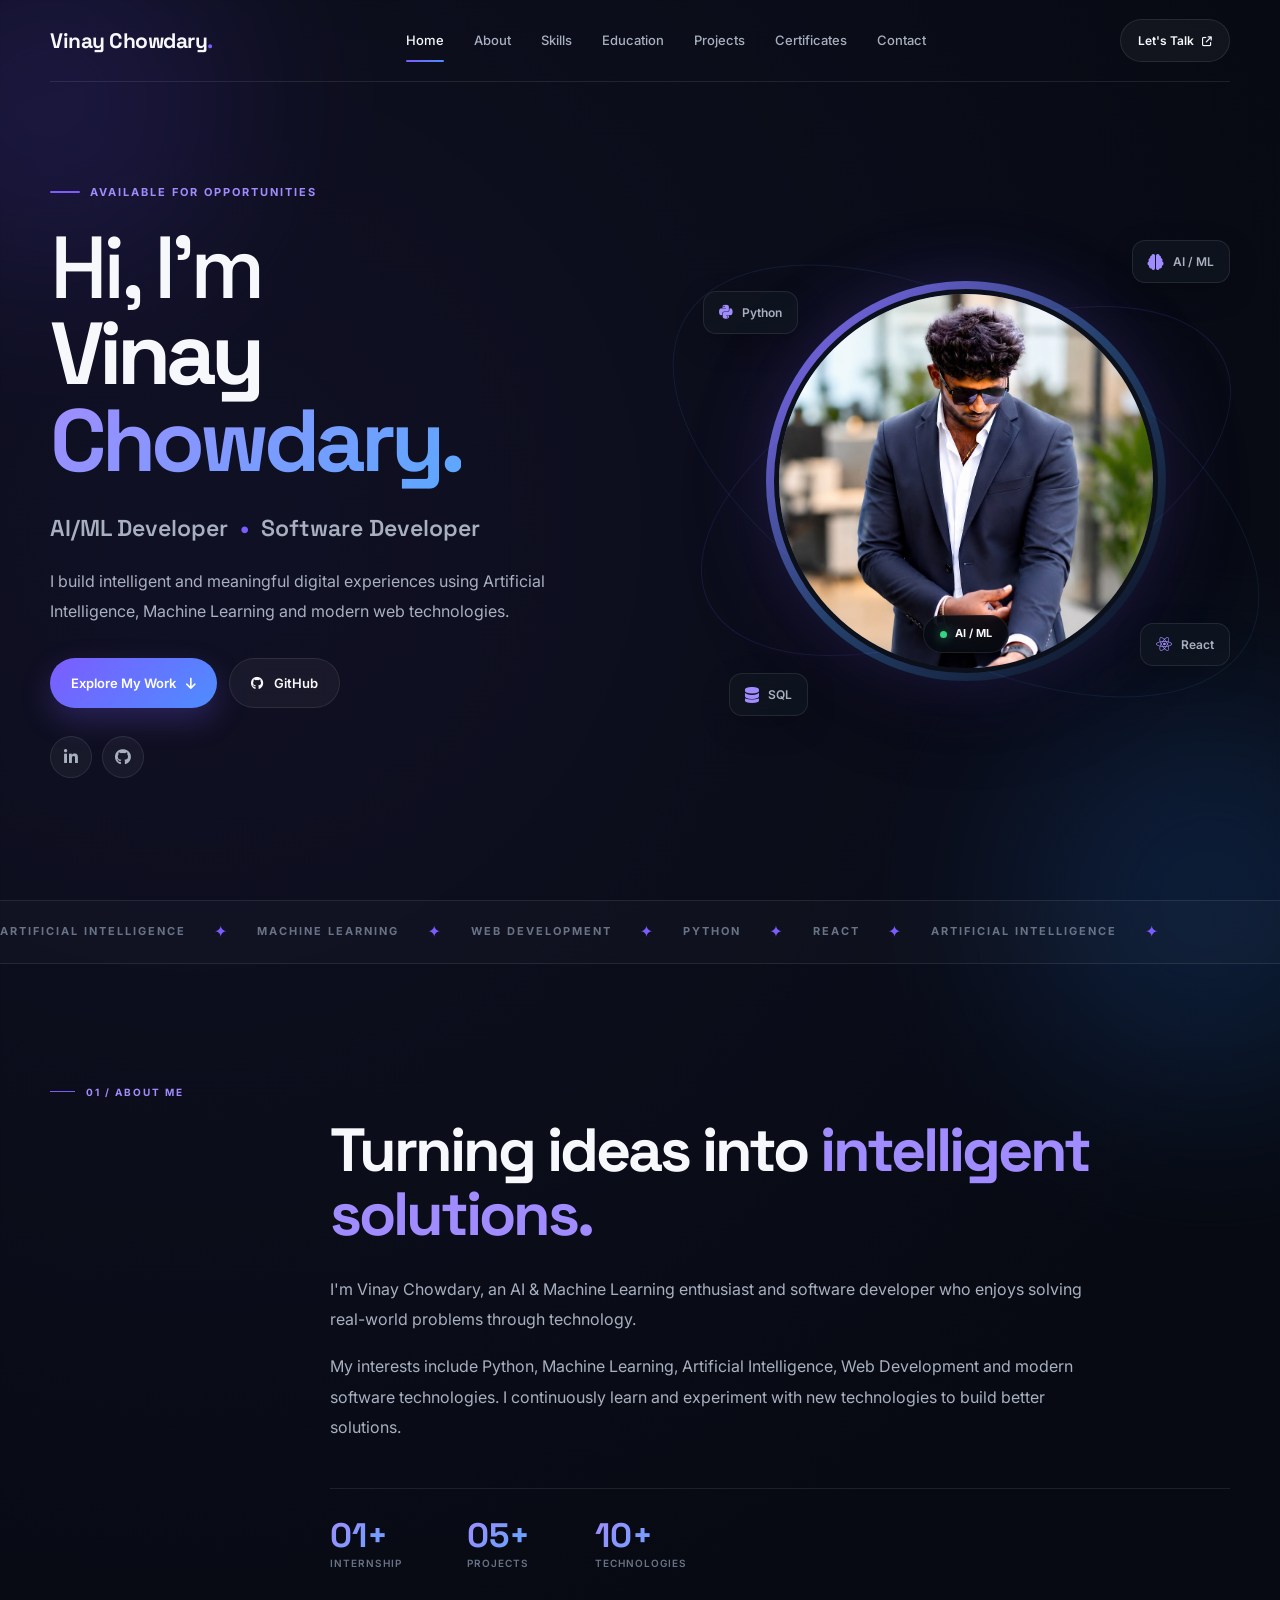
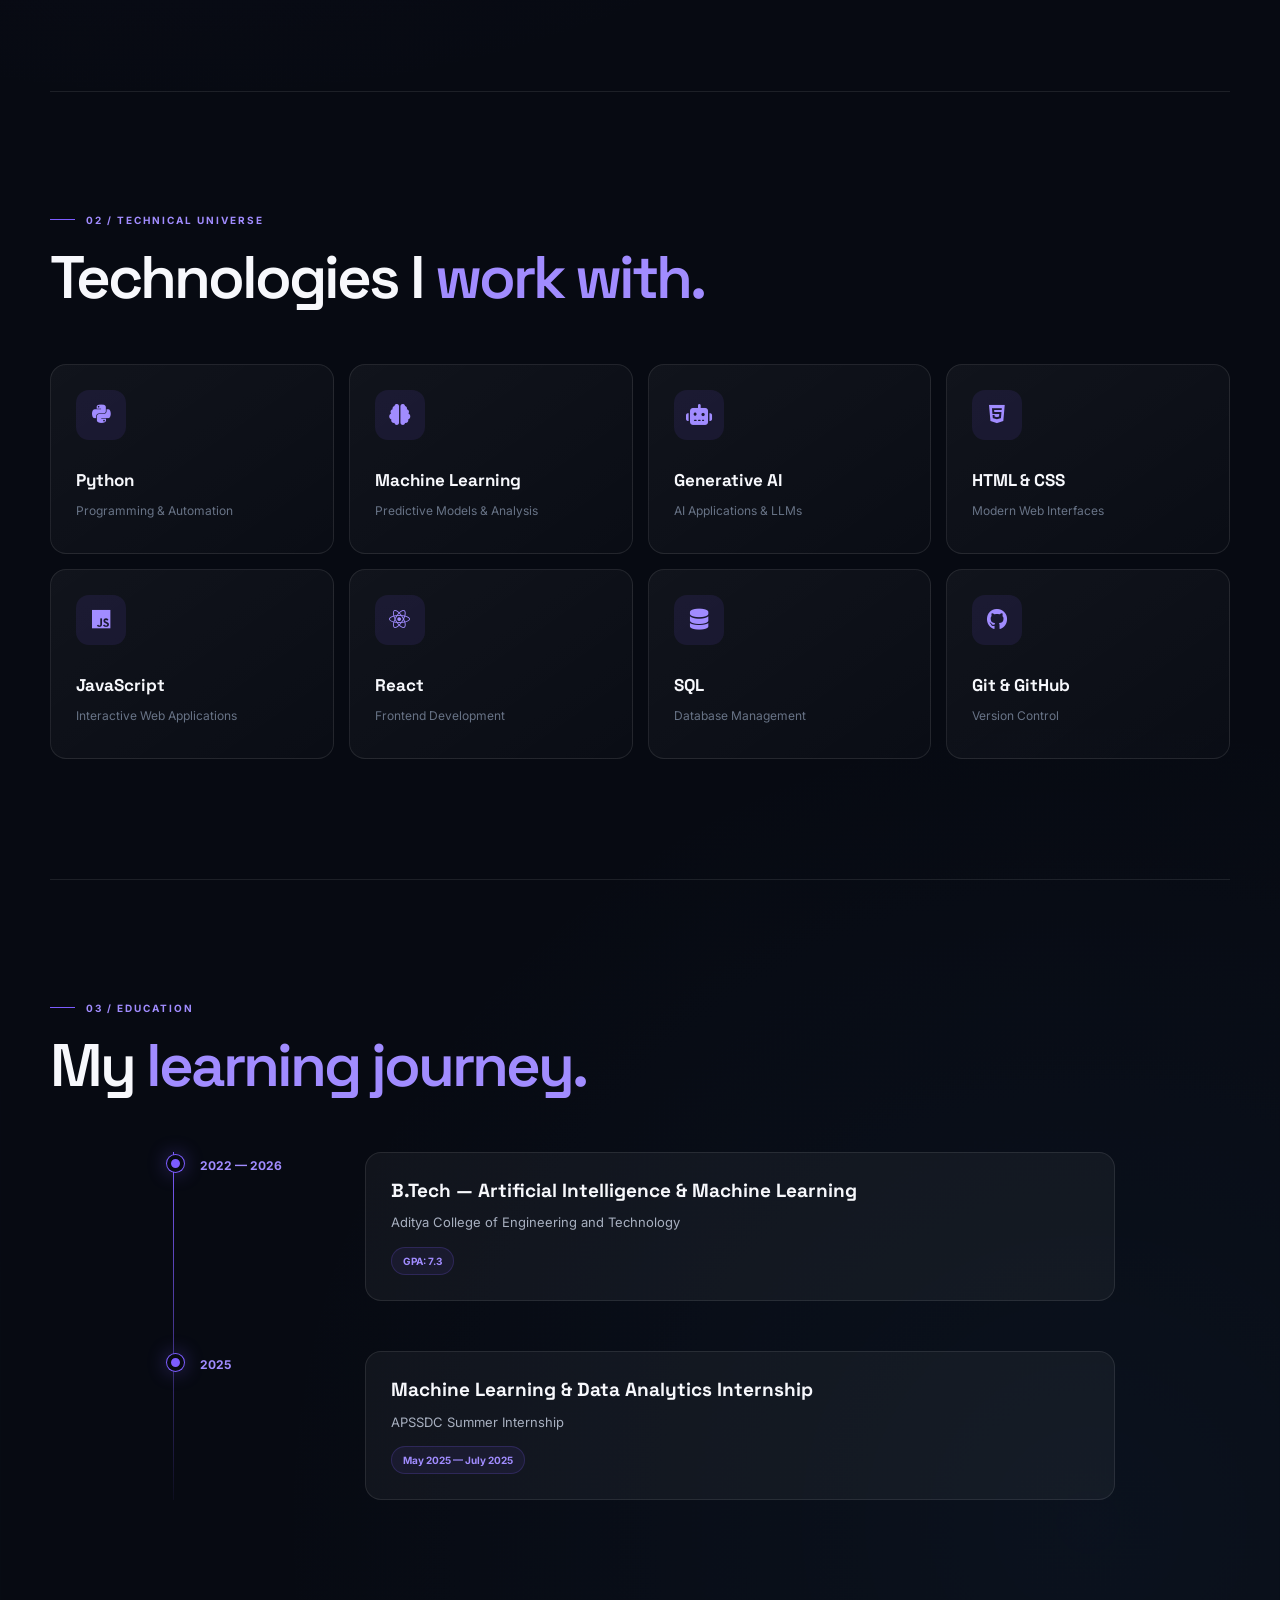
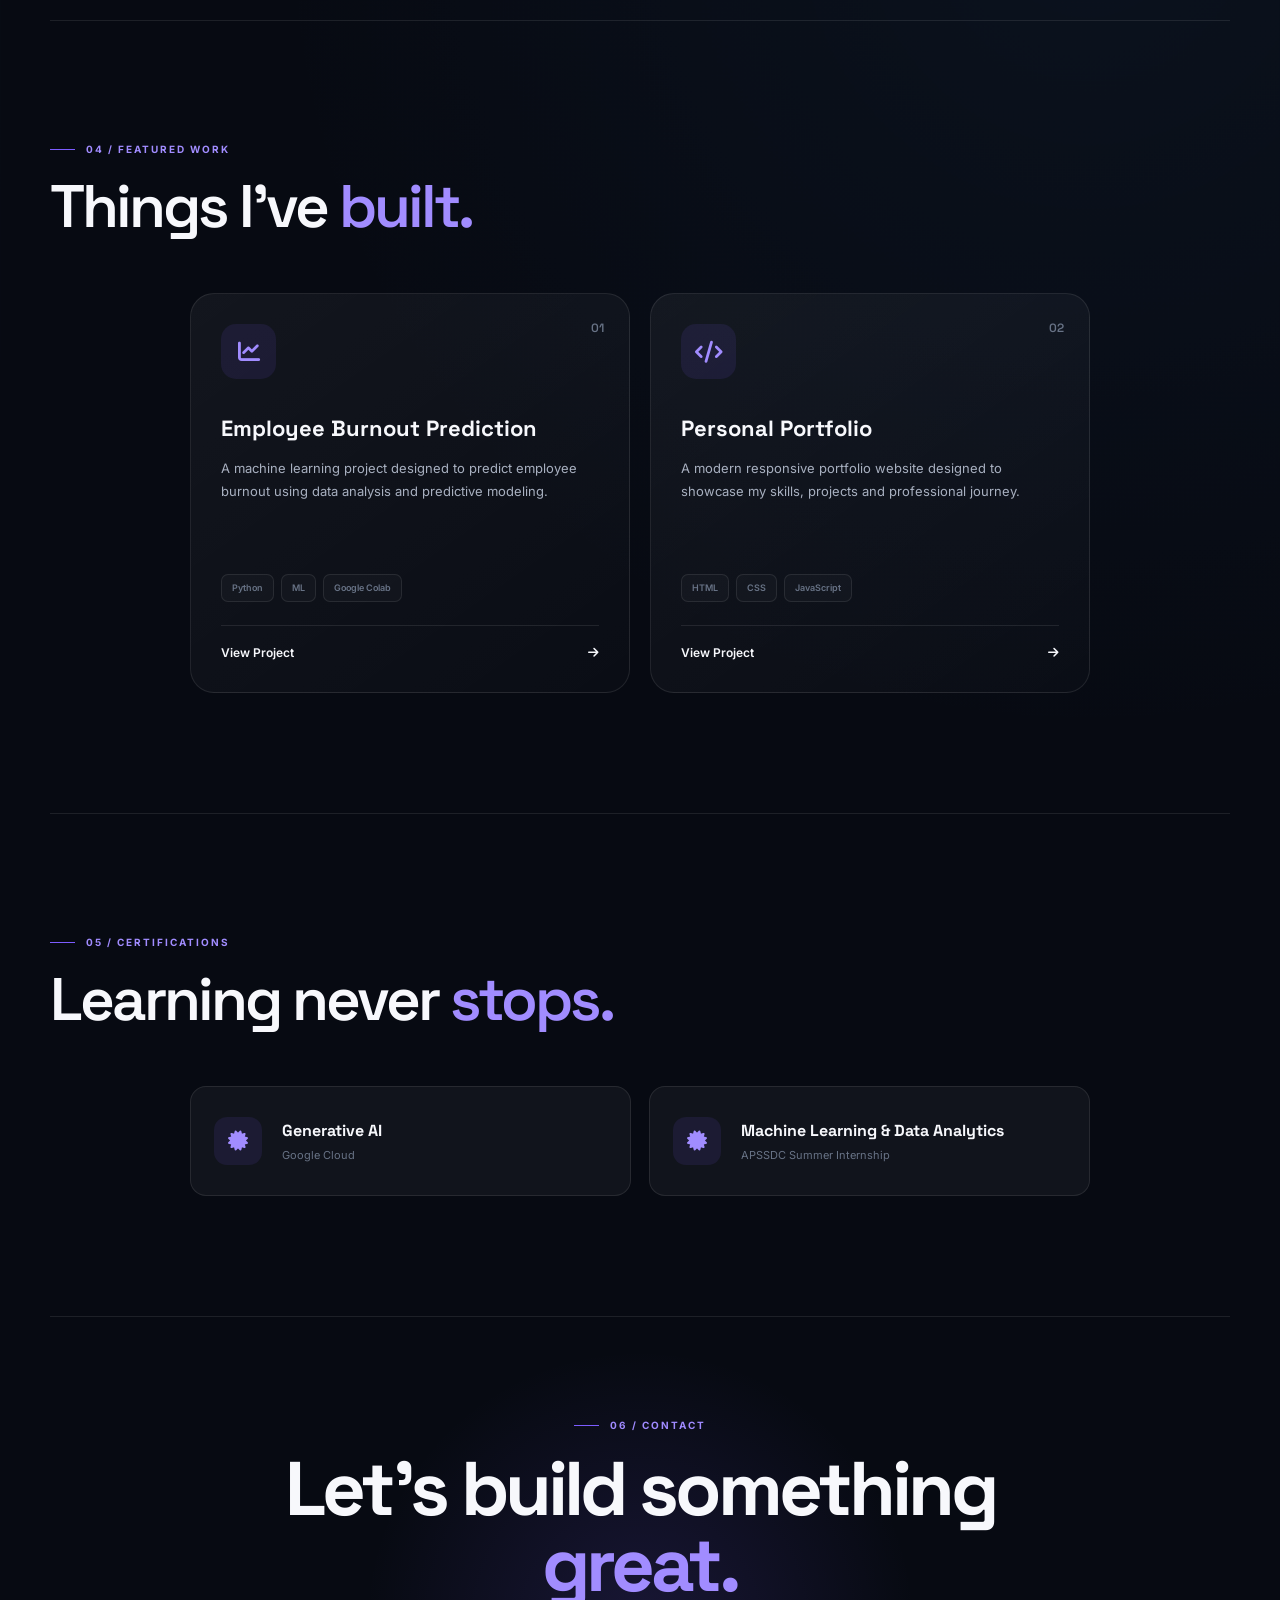
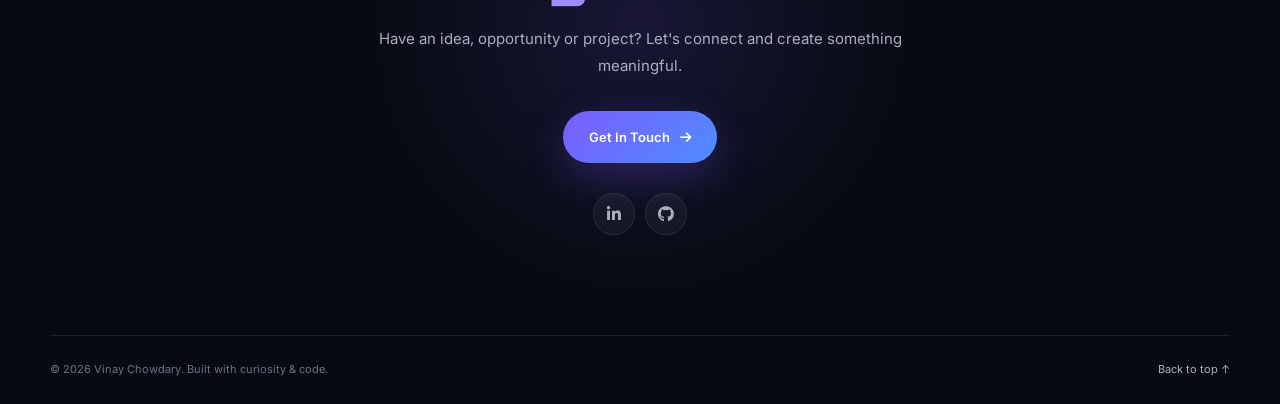
<file: index.html>
<!DOCTYPE html>
<html lang="en">

<head>
    <meta charset="UTF-8">
    <meta name="viewport" content="width=device-width, initial-scale=1.0">

    <title>Vinay Chowdary | AI/ML Developer</title>

    <!-- Google Font -->
    <link rel="preconnect" href="https://fonts.googleapis.com">
    <link rel="preconnect" href="https://fonts.gstatic.com" crossorigin>
    <link
        href="https://fonts.googleapis.com/css2?family=Inter:wght@400;500;600;700;800&family=Space+Grotesk:wght@400;500;600;700&display=swap"
        rel="stylesheet">

    <!-- Font Awesome -->
    <link rel="stylesheet"
        href="https://cdnjs.cloudflare.com/ajax/libs/font-awesome/6.5.2/css/all.min.css">

    <!-- CSS -->
    <link rel="stylesheet" href="portfolio.css">
</head>

<body>

    <!-- ================= HEADER ================= -->

    <header>

        <a href="#" class="logo">
        Vinay Chowdary<span>.</span>
        </a>

        <nav>
            <a href="#home" class="active">Home</a>
            <a href="#about">About</a>
            <a href="#skills">Skills</a>
            <a href="#education">Education</a>
            <a href="#projects">Projects</a>
            <a href="#certificates">Certificates</a>
            <a href="#contact">Contact</a>
        </nav>

        <a href="#contact" class="nav-btn">
            Let's Talk <i class="fa-solid fa-arrow-up-right-from-square"></i>
        </a>

    </header>


    <!-- ================= HERO ================= -->

    <section class="hero" id="home">

        <!-- Decorative background -->
        <div class="blob blob-one"></div>
        <div class="blob blob-two"></div>

        <div class="hero-content">

            <div class="small-title">
                <span></span>
                AVAILABLE FOR OPPORTUNITIES
            </div>

            <h1>
                Hi, I'm
                <strong>Vinay<br>
                    <span>Chowdary.</span>
                </strong>
            </h1>

            <h2>
                AI/ML Developer
                <span class="dot">•</span>
                Software Developer
            </h2>

            <p>
                I build intelligent and meaningful digital experiences
                using Artificial Intelligence, Machine Learning and
                modern web technologies.
            </p>

            <div class="hero-buttons">

                <a href="#projects" class="primary-btn">
                    Explore My Work
                    <i class="fa-solid fa-arrow-down"></i>
                </a>

                <a href="https://github.com/vinay4235" target="_blank" class="secondary-btn">
                    <i class="fa-brands fa-github"></i>
                    GitHub
                </a>

            </div>

            <div class="social-links">

                <a href="https://www.linkedin.com/in/mallipudi-adivinay-narayana-chowdary-9230b2284/"
                    target="_blank">
                    <i class="fa-brands fa-linkedin-in"></i>
                </a>

                <a href="https://github.com/vinay4235"
                    target="_blank">
                    <i class="fa-brands fa-github"></i>
                </a>

            </div>

        </div>


        <!-- ================= PROFILE ================= -->

        <div class="hero-visual">

            <div class="orbit orbit-one"></div>
            <div class="orbit orbit-two"></div>

            <div class="profile-card">

                <div class="profile-glow"></div>

                <img src="port.jpeg" alt="Vinay Chowdary">

                <div class="profile-tag">
                    <span></span>
                    AI / ML
                </div>

            </div>


            <!-- Floating Skills -->

            <div class="floating-card python">
                <i class="fa-brands fa-python"></i>
                Python
            </div>

            <div class="floating-card ai">
                <i class="fa-solid fa-brain"></i>
                AI / ML
            </div>

            <div class="floating-card react">
                <i class="fa-brands fa-react"></i>
                React
            </div>

            <div class="floating-card database">
                <i class="fa-solid fa-database"></i>
                SQL
            </div>

        </div>

    </section>


    <!-- ================= MARQUEE ================= -->

    <div class="marquee">

        <div class="marquee-content">

            <span>ARTIFICIAL INTELLIGENCE</span>
            <b>✦</b>

            <span>MACHINE LEARNING</span>
            <b>✦</b>

            <span>WEB DEVELOPMENT</span>
            <b>✦</b>

            <span>PYTHON</span>
            <b>✦</b>

            <span>REACT</span>
            <b>✦</b>

            <span>ARTIFICIAL INTELLIGENCE</span>
            <b>✦</b>

        </div>

    </div>


    <!-- ================= ABOUT ================= -->

    <section class="section about" id="about">

        <div class="section-label">
            01 / ABOUT ME
        </div>

        <div class="about-content">

            <h2>
                Turning ideas into
                <span>intelligent solutions.</span>
            </h2>

            <p>
                I'm Vinay Chowdary, an AI & Machine Learning enthusiast
                and software developer who enjoys solving real-world
                problems through technology.
            </p>

            <p>
                My interests include Python, Machine Learning,
                Artificial Intelligence, Web Development and modern
                software technologies. I continuously learn and
                experiment with new technologies to build better
                solutions.
            </p>

            <div class="about-stats">

                <div>
                    <strong>01+</strong>
                    <span>Internship</span>
                </div>

                <div>
                    <strong>05+</strong>
                    <span>Projects</span>
                </div>

                <div>
                    <strong>10+</strong>
                    <span>Technologies</span>
                </div>

            </div>

        </div>

    </section>


    <!-- ================= SKILLS ================= -->

    <section class="section skills-section" id="skills">

        <div class="section-label">
            02 / TECHNICAL UNIVERSE
        </div>

        <h2 class="section-title">
            Technologies I <span>work with.</span>
        </h2>


        <div class="skills-grid">

            <div class="skill-card">
                <div class="skill-icon python-icon">
                    <i class="fa-brands fa-python"></i>
                </div>
                <h3>Python</h3>
                <p>Programming & Automation</p>
            </div>


            <div class="skill-card">
                <div class="skill-icon">
                    <i class="fa-solid fa-brain"></i>
                </div>
                <h3>Machine Learning</h3>
                <p>Predictive Models & Analysis</p>
            </div>


            <div class="skill-card">
                <div class="skill-icon">
                    <i class="fa-solid fa-robot"></i>
                </div>
                <h3>Generative AI</h3>
                <p>AI Applications & LLMs</p>
            </div>


            <div class="skill-card">
                <div class="skill-icon">
                    <i class="fa-brands fa-html5"></i>
                </div>
                <h3>HTML & CSS</h3>
                <p>Modern Web Interfaces</p>
            </div>


            <div class="skill-card">
                <div class="skill-icon">
                    <i class="fa-brands fa-js"></i>
                </div>
                <h3>JavaScript</h3>
                <p>Interactive Web Applications</p>
            </div>


            <div class="skill-card">
                <div class="skill-icon">
                    <i class="fa-brands fa-react"></i>
                </div>
                <h3>React</h3>
                <p>Frontend Development</p>
            </div>


            <div class="skill-card">
                <div class="skill-icon">
                    <i class="fa-solid fa-database"></i>
                </div>
                <h3>SQL</h3>
                <p>Database Management</p>
            </div>


            <div class="skill-card">
                <div class="skill-icon">
                    <i class="fa-brands fa-github"></i>
                </div>
                <h3>Git & GitHub</h3>
                <p>Version Control</p>
            </div>

        </div>

    </section>


    <!-- ================= EDUCATION ================= -->

    <section class="section education" id="education">

        <div class="section-label">
            03 / EDUCATION
        </div>

        <h2 class="section-title">
            My <span>learning journey.</span>
        </h2>


        <div class="timeline">

            <div class="timeline-item">

                <div class="timeline-dot"></div>

                <div class="timeline-year">
                    2022 — 2026
                </div>

                <div class="timeline-content">

                    <h3>
                        B.Tech — Artificial Intelligence & Machine Learning
                    </h3>

                    <p>
                        Aditya College of Engineering and Technology
                    </p>

                    <span class="grade">
                        GPA: 7.3
                    </span>

                </div>

            </div>


            <div class="timeline-item">

                <div class="timeline-dot"></div>

                <div class="timeline-year">
                    2025
                </div>

                <div class="timeline-content">

                    <h3>
                        Machine Learning & Data Analytics Internship
                    </h3>

                    <p>
                        APSSDC Summer Internship
                    </p>

                    <span class="grade">
                        May 2025 — July 2025
                    </span>

                </div>

            </div>

        </div>

    </section>


    <!-- ================= PROJECTS ================= -->

    <section class="section projects" id="projects">

        <div class="section-label">
            04 / FEATURED WORK
        </div>

        <h2 class="section-title">
            Things I've <span>built.</span>
        </h2>


        <div class="project-grid">


            <div class="project-card">

                <div class="project-number">
                    01
                </div>

                <div class="project-icon">
                    <i class="fa-solid fa-chart-line"></i>
                </div>

                <h3>
                    Employee Burnout Prediction
                </h3>

                <p>
                    A machine learning project designed to predict
                    employee burnout using data analysis and
                    predictive modeling.
                </p>

                <div class="project-tags">
                    <span>Python</span>
                    <span>ML</span>
                    <span>Google Colab</span>
                </div>

                <a href="#" class="project-link">
                    View Project
                    <i class="fa-solid fa-arrow-right"></i>
                </a>

            </div>


            <div class="project-card">

                <div class="project-number">
                    02
                </div>

                <div class="project-icon">
                    <i class="fa-solid fa-code"></i>
                </div>

                <h3>
                    Personal Portfolio
                </h3>

                <p>
                    A modern responsive portfolio website designed
                    to showcase my skills, projects and professional
                    journey.
                </p>

                <div class="project-tags">
                    <span>HTML</span>
                    <span>CSS</span>
                    <span>JavaScript</span>
                </div>

                <a href="#" class="project-link">
                    View Project
                    <i class="fa-solid fa-arrow-right"></i>
                </a>

            </div>


            <!-- <div class="project-card">

                <div class="project-number">
                    03
                </div>

                <div class="project-icon">
                    <i class="fa-solid fa-atom"></i>
                </div>

                <h3>
                    AI / ML Project
                </h3>

                <p>
                    An experimental AI project focused on applying
                    machine learning techniques to solve real-world
                    problems.
                </p>

                <div class="project-tags">
                    <span>Python</span>
                    <span>AI</span>
                    <span>Scikit-learn</span>
                </div>

                <a href="#" class="project-link">
                    View Project
                    <i class="fa-solid fa-arrow-right"></i>
                </a>

            </div>

        </div> -->

    </section>


    <!-- ================= CERTIFICATES ================= -->

    <section class="section certificates" id="certificates">

        <div class="section-label">
            05 / CERTIFICATIONS
        </div>

        <h2 class="section-title">
            Learning never <span>stops.</span>
        </h2>


        <div class="certificate-grid">

            <div class="certificate-card">
                <a href="Certificate - SmartInternz.pdf" target="_blank" class="certificate-card">


                <i class="fa-solid fa-certificate"></i>

                <div>
                    <h3>
                        Generative AI
                    </h3>

                    <p>
                        Google Cloud
                    </p>
                </div>
                </a>
            </div>


            <div class="certificate-card">

                <a href="APSSDC certificate.pdf" target="_blank" class="certificate-card">

                <i class="fa-solid fa-certificate"></i>

            <div>
                 <h3>Machine Learning & Data Analytics</h3>
                     <p>APSSDC Summer Internship</p>
            </div>

</a>

               
            </div>

    </section>


    <!-- ================= CONTACT ================= -->

    <section class="contact" id="contact">

        <div class="contact-glow"></div>

        <div class="section-label">
            06 / CONTACT
        </div>

        <h2>
            Let's build something
            <span>great.</span>
        </h2>

        <p>
            Have an idea, opportunity or project?
            Let's connect and create something meaningful.
        </p>

        <a href="mailto:yourmail@gmail.com" class="contact-btn">
            Get In Touch
            <i class="fa-solid fa-arrow-right"></i>
        </a>


        <div class="contact-socials">

            <a href="https://www.linkedin.com/in/vinay-chowdary-9230b2284/"
                target="_blank">
                <i class="fa-brands fa-linkedin-in"></i>
            </a>

            <a href="https://github.com/vinay4235"
                target="_blank">
                <i class="fa-brands fa-github"></i>
            </a>

        </div>

    </section>


    <!-- ================= FOOTER ================= -->

    <footer>

        <p>
            © 2026 Vinay Chowdary. Built with curiosity & code.
        </p>

        <a href="#home">
            Back to top ↑
        </a>

    </footer>

</body>

</html>
</file>
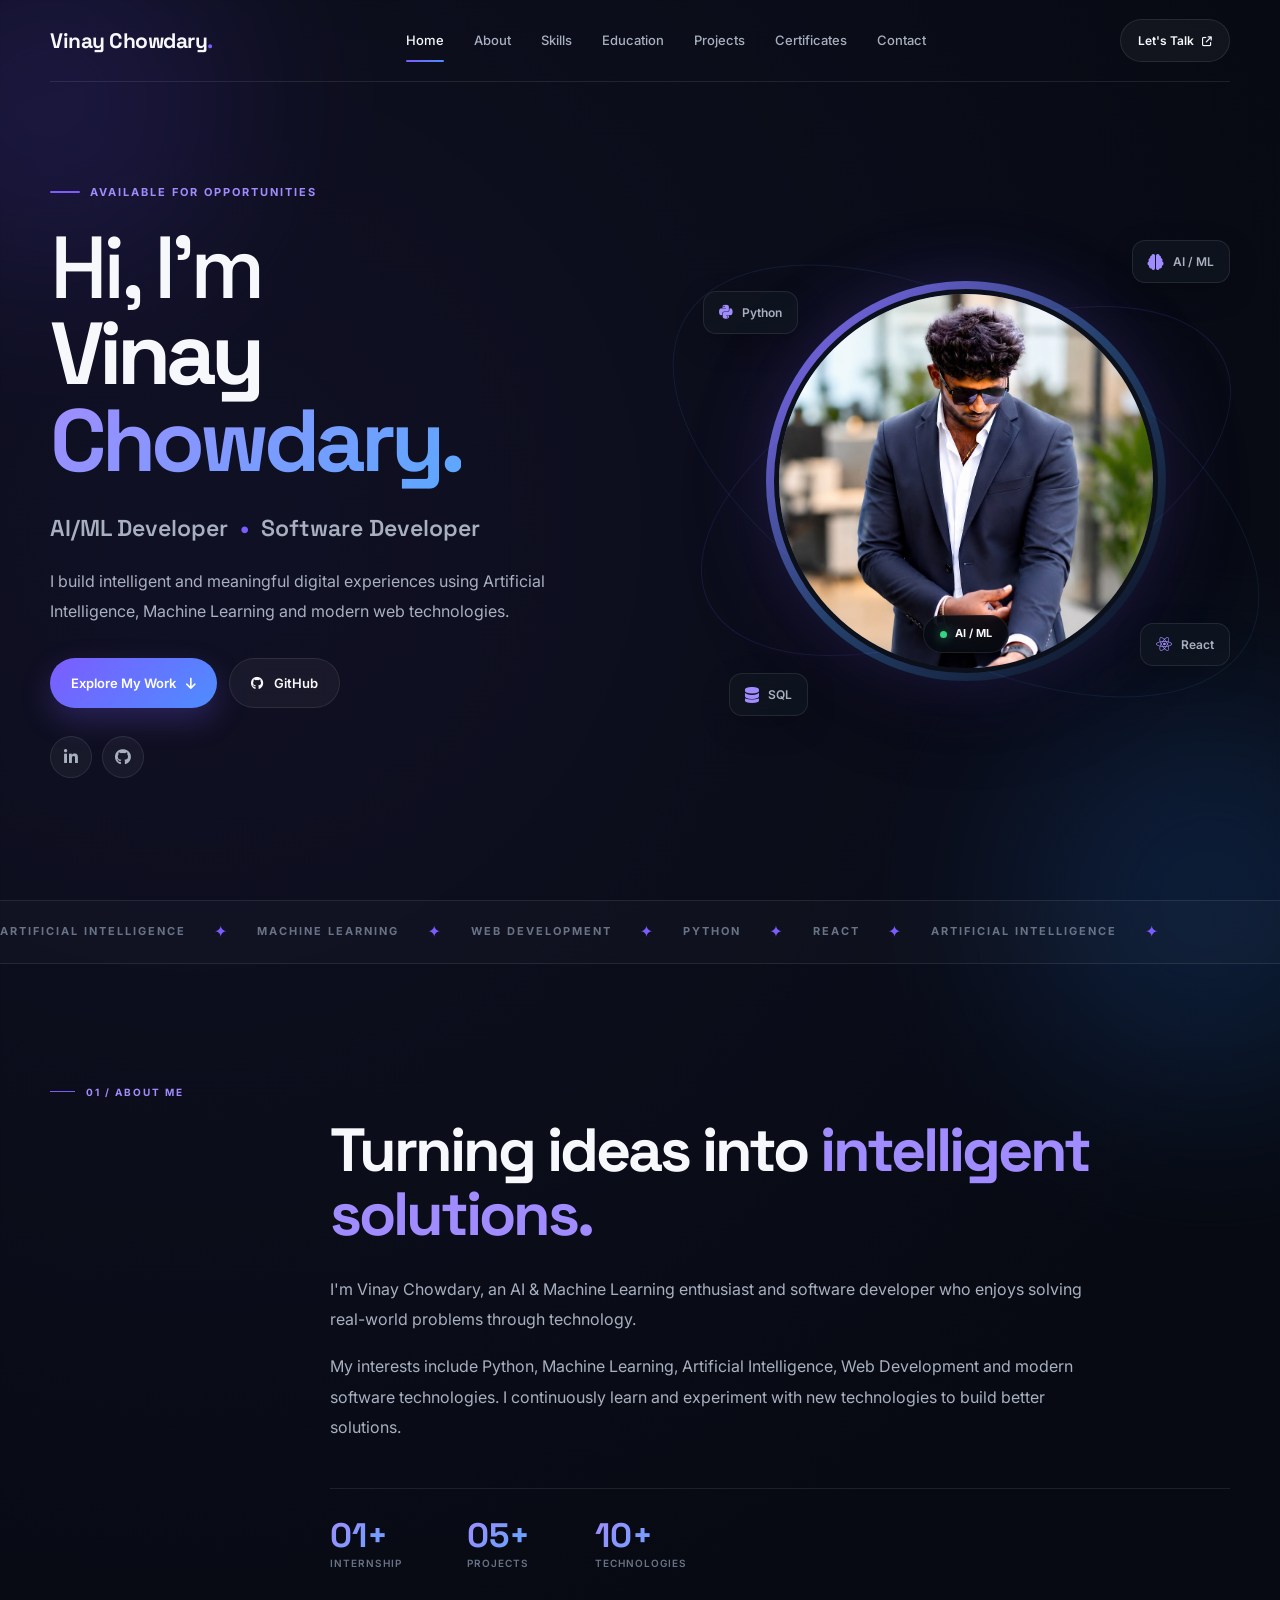
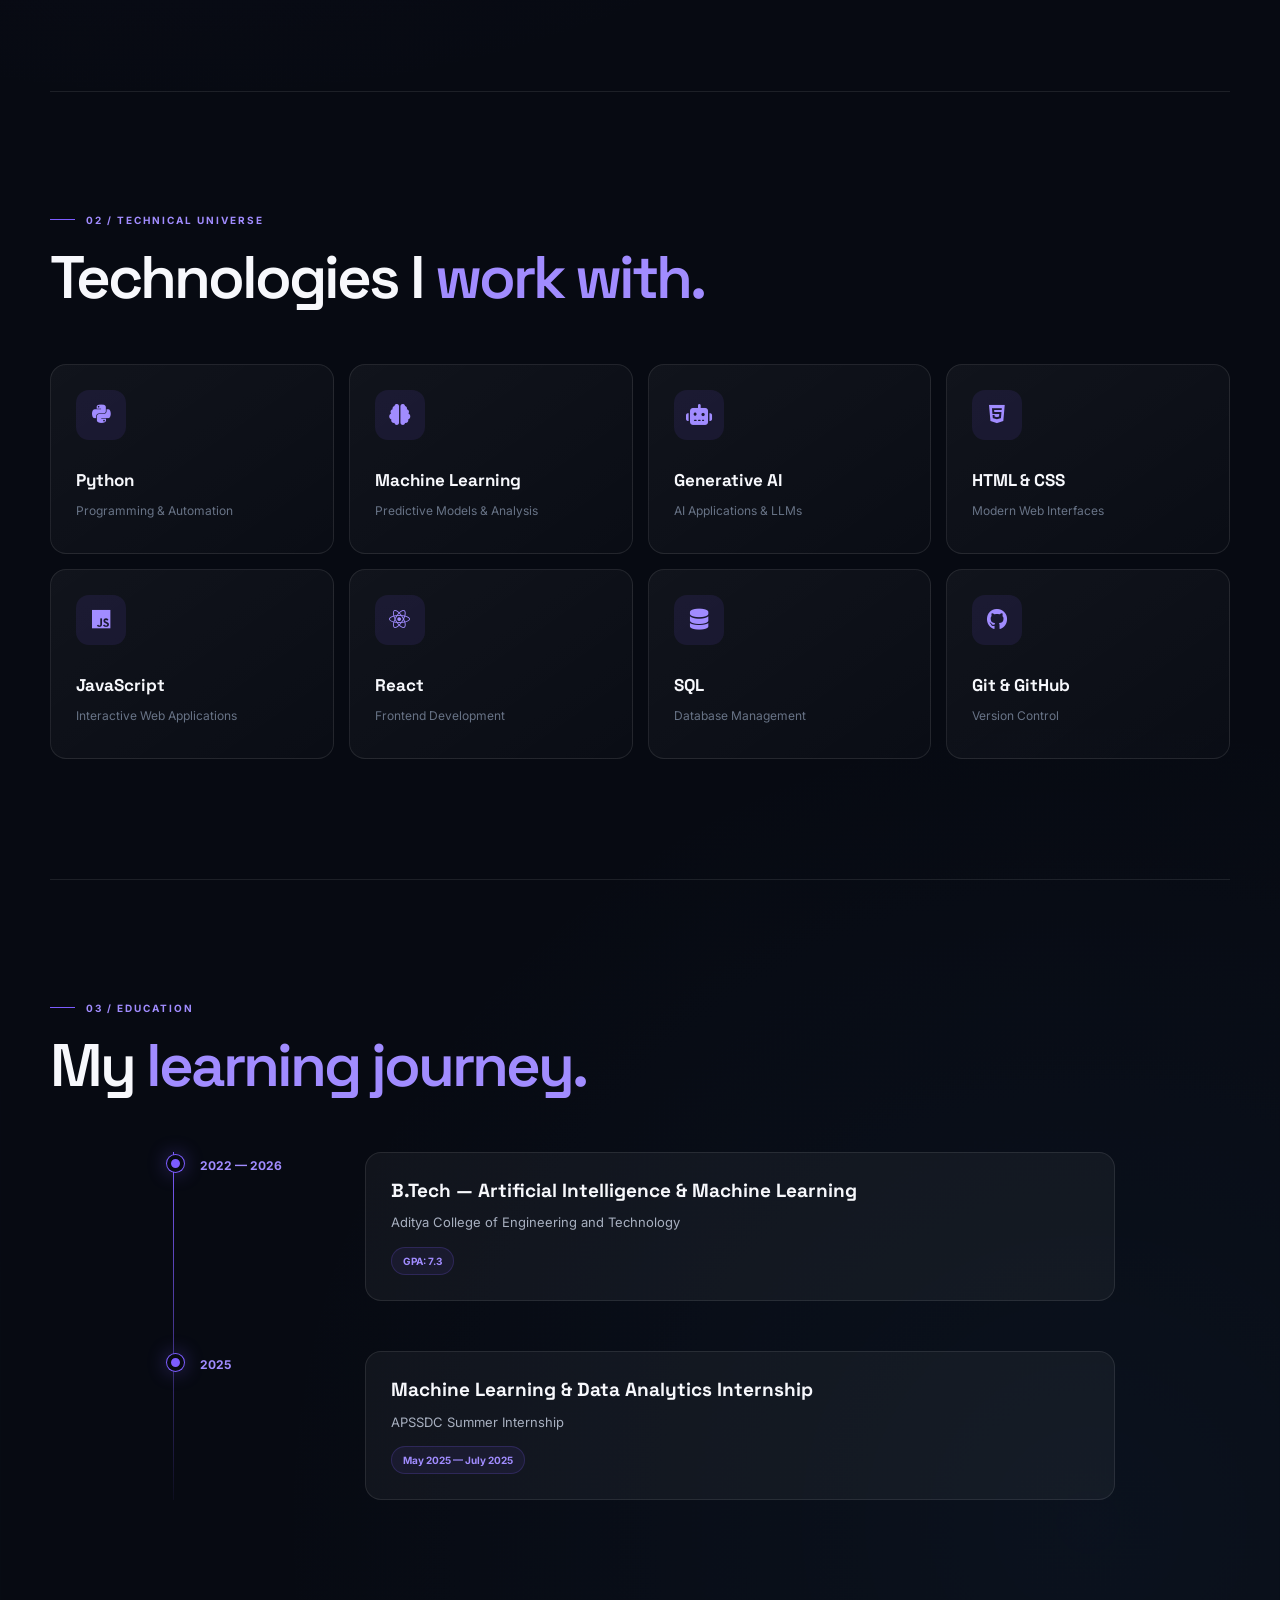
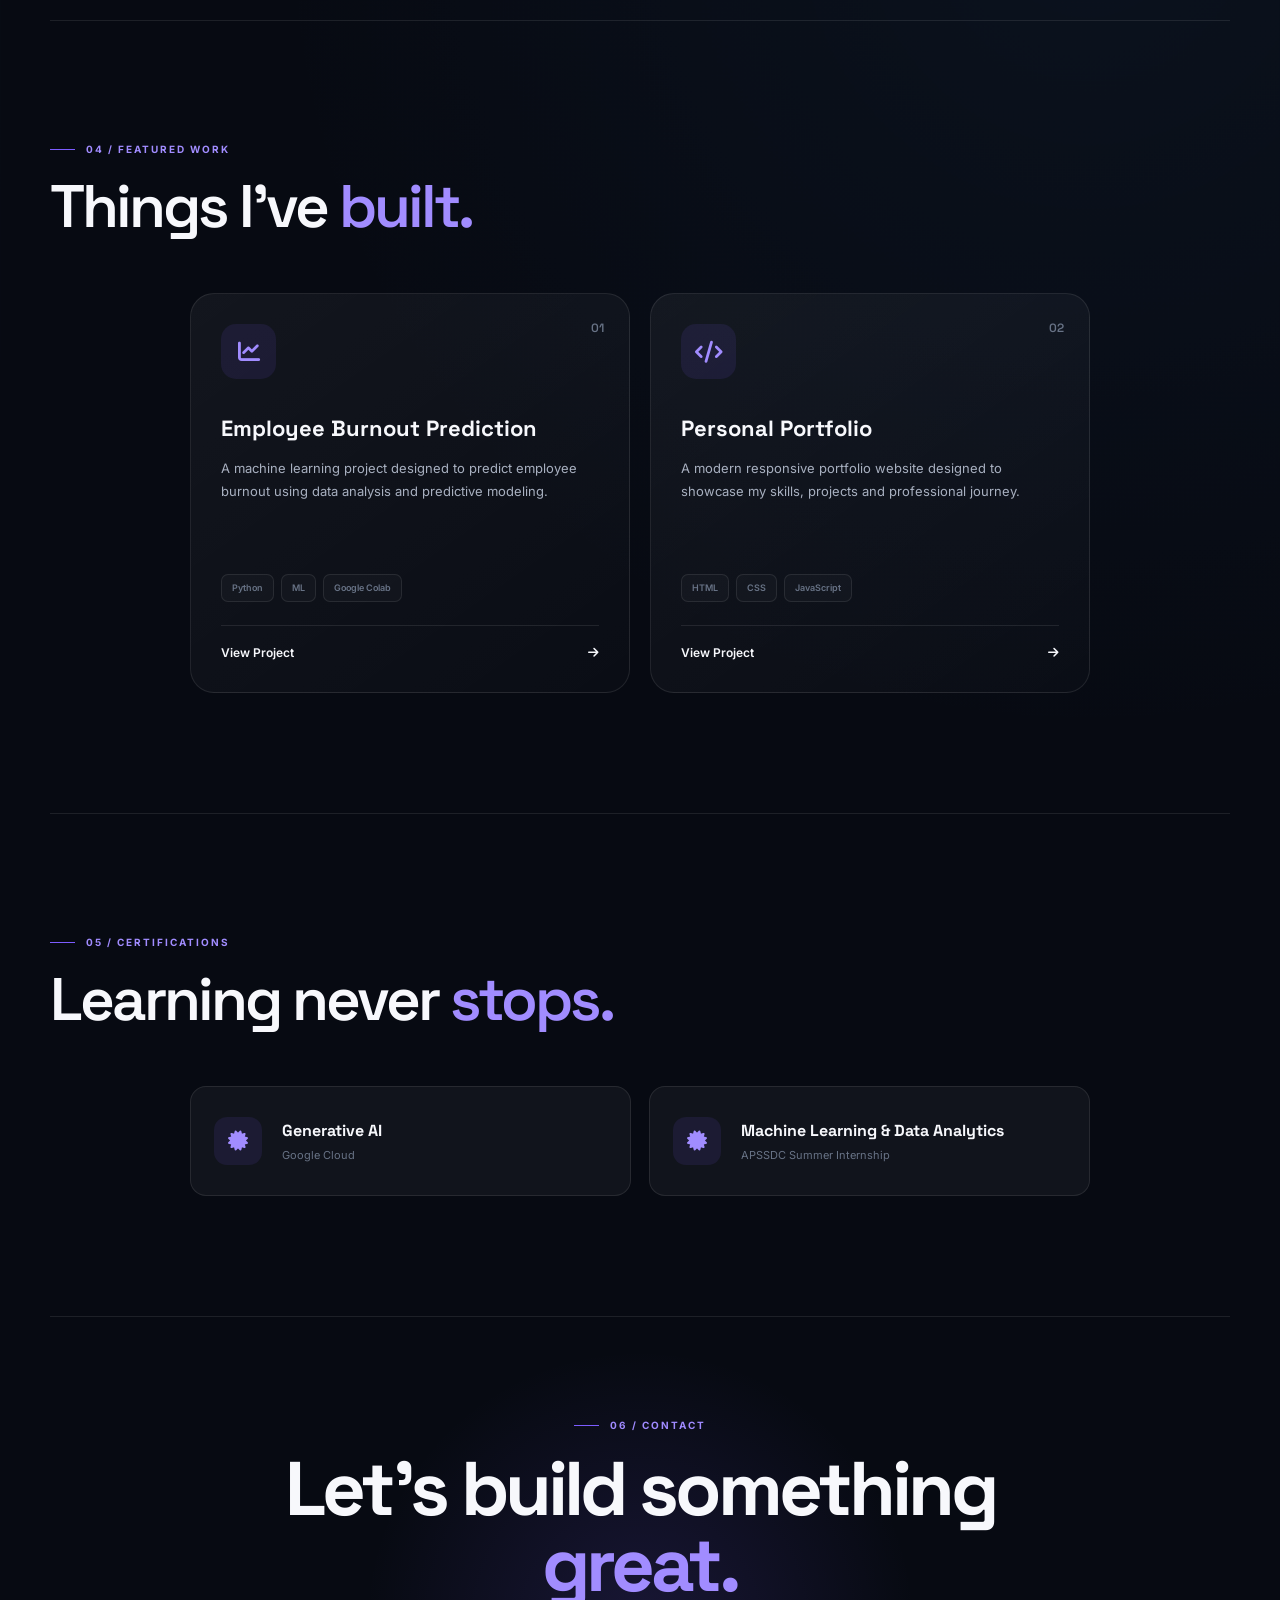
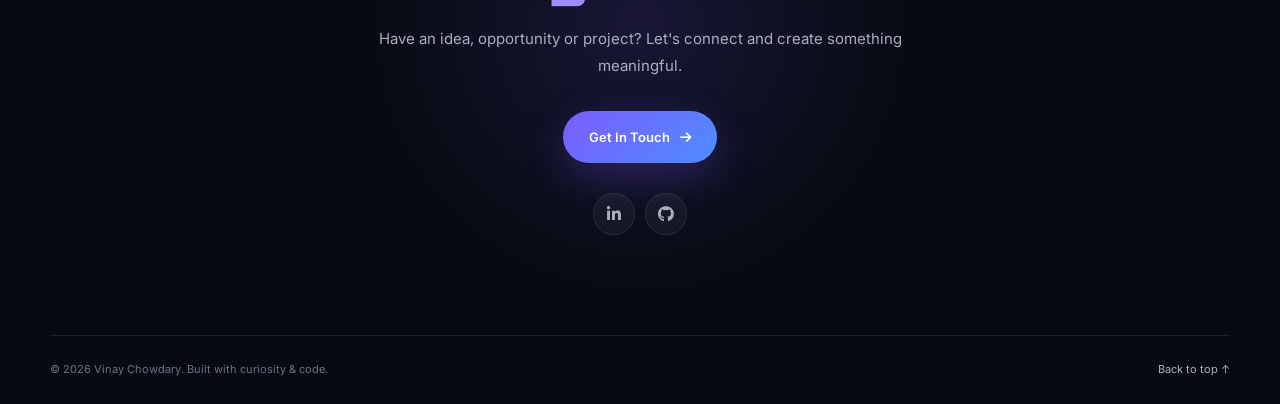
<file: portfolio.html>
<!DOCTYPE html>
<html lang="en">

<head>
    <meta charset="UTF-8">
    <meta name="viewport" content="width=device-width, initial-scale=1.0">

    <title>Vinay Chowdary | AI/ML Developer</title>

    <!-- Google Font -->
    <link rel="preconnect" href="https://fonts.googleapis.com">
    <link rel="preconnect" href="https://fonts.gstatic.com" crossorigin>
    <link
        href="https://fonts.googleapis.com/css2?family=Inter:wght@400;500;600;700;800&family=Space+Grotesk:wght@400;500;600;700&display=swap"
        rel="stylesheet">

    <!-- Font Awesome -->
    <link rel="stylesheet"
        href="https://cdnjs.cloudflare.com/ajax/libs/font-awesome/6.5.2/css/all.min.css">

    <!-- CSS -->
    <link rel="stylesheet" href="portfolio.css">
</head>

<body>

    <!-- ================= HEADER ================= -->

    <header>

        <a href="#" class="logo">
        Vinay Chowdary<span>.</span>
        </a>

        <nav>
            <a href="#home" class="active">Home</a>
            <a href="#about">About</a>
            <a href="#skills">Skills</a>
            <a href="#education">Education</a>
            <a href="#projects">Projects</a>
            <a href="#certificates">Certificates</a>
            <a href="#contact">Contact</a>
        </nav>

        <a href="#contact" class="nav-btn">
            Let's Talk <i class="fa-solid fa-arrow-up-right-from-square"></i>
        </a>

    </header>


    <!-- ================= HERO ================= -->

    <section class="hero" id="home">

        <!-- Decorative background -->
        <div class="blob blob-one"></div>
        <div class="blob blob-two"></div>

        <div class="hero-content">

            <div class="small-title">
                <span></span>
                AVAILABLE FOR OPPORTUNITIES
            </div>

            <h1>
                Hi, I'm
                <strong>Vinay<br>
                    <span>Chowdary.</span>
                </strong>
            </h1>

            <h2>
                AI/ML Developer
                <span class="dot">•</span>
                Software Developer
            </h2>

            <p>
                I build intelligent and meaningful digital experiences
                using Artificial Intelligence, Machine Learning and
                modern web technologies.
            </p>

            <div class="hero-buttons">

                <a href="#projects" class="primary-btn">
                    Explore My Work
                    <i class="fa-solid fa-arrow-down"></i>
                </a>

                <a href="https://github.com/vinay4235" target="_blank" class="secondary-btn">
                    <i class="fa-brands fa-github"></i>
                    GitHub
                </a>

            </div>

            <div class="social-links">

                <a href="https://www.linkedin.com/in/mallipudi-adivinay-narayana-chowdary-9230b2284/"
                    target="_blank">
                    <i class="fa-brands fa-linkedin-in"></i>
                </a>

                <a href="https://github.com/vinay4235"
                    target="_blank">
                    <i class="fa-brands fa-github"></i>
                </a>

            </div>

        </div>


        <!-- ================= PROFILE ================= -->

        <div class="hero-visual">

            <div class="orbit orbit-one"></div>
            <div class="orbit orbit-two"></div>

            <div class="profile-card">

                <div class="profile-glow"></div>

                <img src="port.jpeg" alt="Vinay Chowdary">

                <div class="profile-tag">
                    <span></span>
                    AI / ML
                </div>

            </div>


            <!-- Floating Skills -->

            <div class="floating-card python">
                <i class="fa-brands fa-python"></i>
                Python
            </div>

            <div class="floating-card ai">
                <i class="fa-solid fa-brain"></i>
                AI / ML
            </div>

            <div class="floating-card react">
                <i class="fa-brands fa-react"></i>
                React
            </div>

            <div class="floating-card database">
                <i class="fa-solid fa-database"></i>
                SQL
            </div>

        </div>

    </section>


    <!-- ================= MARQUEE ================= -->

    <div class="marquee">

        <div class="marquee-content">

            <span>ARTIFICIAL INTELLIGENCE</span>
            <b>✦</b>

            <span>MACHINE LEARNING</span>
            <b>✦</b>

            <span>WEB DEVELOPMENT</span>
            <b>✦</b>

            <span>PYTHON</span>
            <b>✦</b>

            <span>REACT</span>
            <b>✦</b>

            <span>ARTIFICIAL INTELLIGENCE</span>
            <b>✦</b>

        </div>

    </div>


    <!-- ================= ABOUT ================= -->

    <section class="section about" id="about">

        <div class="section-label">
            01 / ABOUT ME
        </div>

        <div class="about-content">

            <h2>
                Turning ideas into
                <span>intelligent solutions.</span>
            </h2>

            <p>
                I'm Vinay Chowdary, an AI & Machine Learning enthusiast
                and software developer who enjoys solving real-world
                problems through technology.
            </p>

            <p>
                My interests include Python, Machine Learning,
                Artificial Intelligence, Web Development and modern
                software technologies. I continuously learn and
                experiment with new technologies to build better
                solutions.
            </p>

            <div class="about-stats">

                <div>
                    <strong>01+</strong>
                    <span>Internship</span>
                </div>

                <div>
                    <strong>05+</strong>
                    <span>Projects</span>
                </div>

                <div>
                    <strong>10+</strong>
                    <span>Technologies</span>
                </div>

            </div>

        </div>

    </section>


    <!-- ================= SKILLS ================= -->

    <section class="section skills-section" id="skills">

        <div class="section-label">
            02 / TECHNICAL UNIVERSE
        </div>

        <h2 class="section-title">
            Technologies I <span>work with.</span>
        </h2>


        <div class="skills-grid">

            <div class="skill-card">
                <div class="skill-icon python-icon">
                    <i class="fa-brands fa-python"></i>
                </div>
                <h3>Python</h3>
                <p>Programming & Automation</p>
            </div>


            <div class="skill-card">
                <div class="skill-icon">
                    <i class="fa-solid fa-brain"></i>
                </div>
                <h3>Machine Learning</h3>
                <p>Predictive Models & Analysis</p>
            </div>


            <div class="skill-card">
                <div class="skill-icon">
                    <i class="fa-solid fa-robot"></i>
                </div>
                <h3>Generative AI</h3>
                <p>AI Applications & LLMs</p>
            </div>


            <div class="skill-card">
                <div class="skill-icon">
                    <i class="fa-brands fa-html5"></i>
                </div>
                <h3>HTML & CSS</h3>
                <p>Modern Web Interfaces</p>
            </div>


            <div class="skill-card">
                <div class="skill-icon">
                    <i class="fa-brands fa-js"></i>
                </div>
                <h3>JavaScript</h3>
                <p>Interactive Web Applications</p>
            </div>


            <div class="skill-card">
                <div class="skill-icon">
                    <i class="fa-brands fa-react"></i>
                </div>
                <h3>React</h3>
                <p>Frontend Development</p>
            </div>


            <div class="skill-card">
                <div class="skill-icon">
                    <i class="fa-solid fa-database"></i>
                </div>
                <h3>SQL</h3>
                <p>Database Management</p>
            </div>


            <div class="skill-card">
                <div class="skill-icon">
                    <i class="fa-brands fa-github"></i>
                </div>
                <h3>Git & GitHub</h3>
                <p>Version Control</p>
            </div>

        </div>

    </section>


    <!-- ================= EDUCATION ================= -->

    <section class="section education" id="education">

        <div class="section-label">
            03 / EDUCATION
        </div>

        <h2 class="section-title">
            My <span>learning journey.</span>
        </h2>


        <div class="timeline">

            <div class="timeline-item">

                <div class="timeline-dot"></div>

                <div class="timeline-year">
                    2022 — 2026
                </div>

                <div class="timeline-content">

                    <h3>
                        B.Tech — Artificial Intelligence & Machine Learning
                    </h3>

                    <p>
                        Aditya College of Engineering and Technology
                    </p>

                    <span class="grade">
                        GPA: 7.3
                    </span>

                </div>

            </div>


            <div class="timeline-item">

                <div class="timeline-dot"></div>

                <div class="timeline-year">
                    2025
                </div>

                <div class="timeline-content">

                    <h3>
                        Machine Learning & Data Analytics Internship
                    </h3>

                    <p>
                        APSSDC Summer Internship
                    </p>

                    <span class="grade">
                        May 2025 — July 2025
                    </span>

                </div>

            </div>

        </div>

    </section>


    <!-- ================= PROJECTS ================= -->

    <section class="section projects" id="projects">

        <div class="section-label">
            04 / FEATURED WORK
        </div>

        <h2 class="section-title">
            Things I've <span>built.</span>
        </h2>


        <div class="project-grid">


            <div class="project-card">

                <div class="project-number">
                    01
                </div>

                <div class="project-icon">
                    <i class="fa-solid fa-chart-line"></i>
                </div>

                <h3>
                    Employee Burnout Prediction
                </h3>

                <p>
                    A machine learning project designed to predict
                    employee burnout using data analysis and
                    predictive modeling.
                </p>

                <div class="project-tags">
                    <span>Python</span>
                    <span>ML</span>
                    <span>Google Colab</span>
                </div>

                <a href="#" class="project-link">
                    View Project
                    <i class="fa-solid fa-arrow-right"></i>
                </a>

            </div>


            <div class="project-card">

                <div class="project-number">
                    02
                </div>

                <div class="project-icon">
                    <i class="fa-solid fa-code"></i>
                </div>

                <h3>
                    Personal Portfolio
                </h3>

                <p>
                    A modern responsive portfolio website designed
                    to showcase my skills, projects and professional
                    journey.
                </p>

                <div class="project-tags">
                    <span>HTML</span>
                    <span>CSS</span>
                    <span>JavaScript</span>
                </div>

                <a href="#" class="project-link">
                    View Project
                    <i class="fa-solid fa-arrow-right"></i>
                </a>

            </div>


            <!-- <div class="project-card">

                <div class="project-number">
                    03
                </div>

                <div class="project-icon">
                    <i class="fa-solid fa-atom"></i>
                </div>

                <h3>
                    AI / ML Project
                </h3>

                <p>
                    An experimental AI project focused on applying
                    machine learning techniques to solve real-world
                    problems.
                </p>

                <div class="project-tags">
                    <span>Python</span>
                    <span>AI</span>
                    <span>Scikit-learn</span>
                </div>

                <a href="#" class="project-link">
                    View Project
                    <i class="fa-solid fa-arrow-right"></i>
                </a>

            </div>

        </div> -->

    </section>


    <!-- ================= CERTIFICATES ================= -->

    <section class="section certificates" id="certificates">

        <div class="section-label">
            05 / CERTIFICATIONS
        </div>

        <h2 class="section-title">
            Learning never <span>stops.</span>
        </h2>


        <div class="certificate-grid">

            <div class="certificate-card">
                <a href="Certificate - SmartInternz.pdf" target="_blank" class="certificate-card">


                <i class="fa-solid fa-certificate"></i>

                <div>
                    <h3>
                        Generative AI
                    </h3>

                    <p>
                        Google Cloud
                    </p>
                </div>
                </a>
            </div>


            <div class="certificate-card">

                <a href="APSSDC certificate.pdf" target="_blank" class="certificate-card">

                <i class="fa-solid fa-certificate"></i>

            <div>
                 <h3>Machine Learning & Data Analytics</h3>
                     <p>APSSDC Summer Internship</p>
            </div>

</a>

               
            </div>

    </section>


    <!-- ================= CONTACT ================= -->

    <section class="contact" id="contact">

        <div class="contact-glow"></div>

        <div class="section-label">
            06 / CONTACT
        </div>

        <h2>
            Let's build something
            <span>great.</span>
        </h2>

        <p>
            Have an idea, opportunity or project?
            Let's connect and create something meaningful.
        </p>

        <a href="mailto:yourmail@gmail.com" class="contact-btn">
            Get In Touch
            <i class="fa-solid fa-arrow-right"></i>
        </a>


        <div class="contact-socials">

            <a href="https://www.linkedin.com/in/vinay-chowdary-9230b2284/"
                target="_blank">
                <i class="fa-brands fa-linkedin-in"></i>
            </a>

            <a href="https://github.com/vinay4235"
                target="_blank">
                <i class="fa-brands fa-github"></i>
            </a>

        </div>

    </section>


    <!-- ================= FOOTER ================= -->

    <footer>

        <p>
            © 2026 Vinay Chowdary. Built with curiosity & code.
        </p>

        <a href="#home">
            Back to top ↑
        </a>

    </footer>

</body>

</html>
</file>
<file: portfolio.css>
/* ============================================================
   VINAY CHOWDARY — PERSONAL PORTFOLIO
   Modern Premium Dark UI
   ============================================================ */


/* ============================================================
   01. ROOT VARIABLES
   ============================================================ */

:root {

    /* ---------- Colors ---------- */

    --bg-primary: #070a12;
    --bg-secondary: #0b101a;
    --bg-tertiary: #101722;

    --surface: rgba(255, 255, 255, 0.045);
    --surface-hover: rgba(255, 255, 255, 0.075);

    --text-primary: #f7f8fc;
    --text-secondary: #a8b0c0;
    --text-muted: #687386;

    --accent: #7c5cff;
    --accent-light: #a18cff;
    --accent-blue: #4da3ff;

    --success: #32d583;

    --border: rgba(255, 255, 255, 0.09);
    --border-hover: rgba(124, 92, 255, 0.55);

    /* ---------- Gradients ---------- */

    --gradient-main:
        linear-gradient(
            135deg,
            #7c5cff 0%,
            #4d8dff 100%
        );

    --gradient-text:
        linear-gradient(
            135deg,
            #a18cff,
            #5aa8ff
        );

    --gradient-border:
        linear-gradient(
            135deg,
            rgba(124, 92, 255, 0.7),
            rgba(77, 163, 255, 0.2)
        );

    /* ---------- Typography ---------- */

    --font-body:
        Inter,
        system-ui,
        -apple-system,
        BlinkMacSystemFont,
        "Segoe UI",
        sans-serif;

    --font-heading:
        "Space Grotesk",
        Inter,
        system-ui,
        sans-serif;

    /* ---------- Layout ---------- */

    --container: 1180px;

    --header-height: 82px;

    --section-space: 120px;

    /* ---------- Radius ---------- */

    --radius-sm: 10px;
    --radius-md: 16px;
    --radius-lg: 24px;
    --radius-xl: 32px;

    /* ---------- Shadows ---------- */

    --shadow-small:
        0 10px 30px rgba(0, 0, 0, 0.18);

    --shadow-large:
        0 25px 80px rgba(0, 0, 0, 0.35);

    /* ---------- Transition ---------- */

    --transition:
        all 0.35s cubic-bezier(0.4, 0, 0.2, 1);
}


/* ============================================================
   02. RESET
   ============================================================ */

* {
    margin: 0;
    padding: 0;
    box-sizing: border-box;
}

html {
    scroll-behavior: smooth;
    scroll-padding-top: 100px;
}

body {
    min-height: 100vh;

    font-family: var(--font-body);

    background:
        radial-gradient(
            circle at 15% 10%,
            rgba(124, 92, 255, 0.08),
            transparent 25%
        ),
        radial-gradient(
            circle at 85% 60%,
            rgba(77, 163, 255, 0.05),
            transparent 25%
        ),
        var(--bg-primary);

    color: var(--text-primary);

    line-height: 1.6;

    overflow-x: hidden;
}

::selection {
    background: var(--accent);
    color: white;
}

img {
    display: block;
    max-width: 100%;
}

a {
    text-decoration: none;
    color: inherit;
}

button,
input,
textarea {
    font: inherit;
}


/* ============================================================
   03. CUSTOM SCROLLBAR
   ============================================================ */

::-webkit-scrollbar {
    width: 8px;
}

::-webkit-scrollbar-track {
    background: var(--bg-primary);
}

::-webkit-scrollbar-thumb {
    background: #252c3b;
    border-radius: 50px;
}

::-webkit-scrollbar-thumb:hover {
    background: var(--accent);
}


/* ============================================================
   04. HEADER
   ============================================================ */

header {
    width: min(100% - 50px, var(--container));

    height: var(--header-height);

    margin: auto;

    display: flex;
    align-items: center;
    justify-content: space-between;

    position: relative;
    z-index: 1000;

    border-bottom: 1px solid var(--border);
}


/* ---------- Logo ---------- */

.logo {
    font-family: var(--font-heading);

    font-size: 21px;

    font-weight: 700;

    letter-spacing: -0.5px;

    transition: var(--transition);
}

.logo span {
    color: var(--accent);
}

.logo:hover {
    color: var(--accent-light);

    transform: translateY(-1px);
}


/* ---------- Navigation ---------- */

nav {
    display: flex;
    align-items: center;

    gap: 30px;
}

nav a {
    position: relative;

    padding: 8px 0;

    color: var(--text-secondary);

    font-size: 13px;

    font-weight: 500;

    transition: var(--transition);
}

nav a::after {
    content: "";

    position: absolute;

    left: 50%;
    bottom: -3px;

    width: 0;
    height: 2px;

    transform: translateX(-50%);

    background: var(--gradient-main);

    border-radius: 10px;

    transition: width 0.3s ease;
}

nav a:hover,
nav a.active {
    color: var(--text-primary);
}

nav a:hover::after,
nav a.active::after {
    width: 100%;
}


/* ---------- Header Button ---------- */

.nav-btn {
    display: inline-flex;
    align-items: center;
    gap: 8px;

    padding: 11px 17px;

    border: 1px solid var(--border);

    border-radius: 50px;

    background: var(--surface);

    font-size: 12px;

    font-weight: 600;

    transition: var(--transition);
}

.nav-btn i {
    font-size: 10px;
}

.nav-btn:hover {
    background: var(--accent);

    border-color: var(--accent);

    transform: translateY(-3px);

    box-shadow:
        0 10px 25px rgba(124, 92, 255, 0.25);
}


/* ============================================================
   05. HERO SECTION
   ============================================================ */

.hero {
    width: min(100% - 50px, var(--container));

    min-height: calc(100vh - var(--header-height));

    margin: auto;

    display: grid;

    grid-template-columns:
        1.05fr
        0.95fr;

    align-items: center;

    gap: 70px;

    position: relative;

    padding: 80px 0 100px;
}


/* ---------- Hero Background Blobs ---------- */

.blob {
    position: absolute;

    border-radius: 50%;

    pointer-events: none;

    filter: blur(90px);

    opacity: 0.15;

    z-index: -1;
}

.blob-one {
    width: 360px;
    height: 360px;

    top: -160px;
    left: -180px;

    background: #704cff;
}

.blob-two {
    width: 400px;
    height: 400px;

    right: -180px;
    bottom: -200px;

    background: #2785ff;
}


/* ---------- Hero Content ---------- */

.hero-content {
    position: relative;

    z-index: 5;
}


/* ---------- Availability ---------- */

.small-title {
    display: flex;
    align-items: center;

    gap: 10px;

    margin-bottom: 24px;

    color: var(--accent-light);

    font-size: 11px;

    font-weight: 700;

    letter-spacing: 2px;
}

.small-title span {
    width: 30px;
    height: 2px;

    background: var(--accent);

    border-radius: 20px;
}


/* ---------- Hero Heading ---------- */

.hero h1 {
    margin-bottom: 25px;

    font-family: var(--font-heading);

    font-size: clamp(
        55px,
        7vw,
        88px
    );

    font-weight: 500;

    line-height: 0.98;

    letter-spacing: -5px;
}

.hero h1 strong {
    display: block;

    font-weight: 700;
}

.hero h1 strong span {
    background: var(--gradient-text);

    -webkit-background-clip: text;
    background-clip: text;

    color: transparent;
}


/* ---------- Hero Subtitle ---------- */

.hero h2 {
    display: flex;
    align-items: center;

    flex-wrap: wrap;

    gap: 12px;

    margin-bottom: 20px;

    color: var(--text-secondary);

    font-family: var(--font-heading);

    font-size: clamp(
        17px,
        2vw,
        23px
    );

    font-weight: 600;
}

.hero h2 .dot {
    color: var(--accent);

    font-size: 24px;
}


/* ---------- Hero Description ---------- */

.hero p {
    max-width: 610px;

    margin-bottom: 32px;

    color: var(--text-secondary);

    font-size: 16px;

    line-height: 1.85;
}


/* ============================================================
   06. HERO BUTTONS
   ============================================================ */

.hero-buttons {
    display: flex;

    align-items: center;

    flex-wrap: wrap;

    gap: 12px;

    margin-bottom: 28px;
}

.primary-btn,
.secondary-btn {
    min-height: 50px;

    display: inline-flex;
    align-items: center;
    justify-content: center;

    gap: 10px;

    padding: 0 21px;

    border-radius: 50px;

    font-size: 13px;

    font-weight: 600;

    transition: var(--transition);
}

.primary-btn {
    background: var(--gradient-main);

    color: white;

    box-shadow:
        0 12px 30px rgba(124, 92, 255, 0.25);
}

.primary-btn:hover {
    transform: translateY(-4px);

    box-shadow:
        0 18px 40px rgba(124, 92, 255, 0.38);
}

.primary-btn i {
    transition: transform 0.3s ease;
}

.primary-btn:hover i {
    transform: translateY(3px);
}

.secondary-btn {
    border: 1px solid var(--border);

    background: var(--surface);

    color: var(--text-primary);

    backdrop-filter: blur(10px);
}

.secondary-btn:hover {
    border-color: var(--accent);

    background: rgba(124, 92, 255, 0.1);

    transform: translateY(-4px);
}


/* ============================================================
   07. SOCIAL LINKS
   ============================================================ */

.social-links {
    display: flex;

    gap: 10px;
}

.social-links a,
.contact-socials a {
    width: 42px;
    height: 42px;

    display: grid;
    place-items: center;

    border: 1px solid var(--border);

    border-radius: 50%;

    background: var(--surface);

    color: var(--text-secondary);

    transition: var(--transition);
}

.social-links a:hover,
.contact-socials a:hover {
    background: var(--accent);

    border-color: var(--accent);

    color: white;

    transform: translateY(-5px);

    box-shadow:
        0 10px 25px rgba(124, 92, 255, 0.25);
}


/* ============================================================
   08. HERO PROFILE
   ============================================================ */

.hero-visual {
    min-height: 560px;

    display: grid;

    place-items: center;

    position: relative;
}


/* ---------- Profile Card ---------- */

.profile-card {
    width: min(
        400px,
        75vw
    );

    aspect-ratio: 1;

    position: relative;

    z-index: 5;

    padding: 8px;

    border-radius: 50%;

    background:
        linear-gradient(
            135deg,
            #8b6cff,
            rgba(77, 163, 255, 0.35),
            transparent
        );

    box-shadow:
        0 0 80px rgba(124, 92, 255, 0.18),
        var(--shadow-large);
}


/* ---------- Profile Image ---------- */

.profile-card img {
    width: 100%;
    height: 100%;

    object-fit: cover;

    border-radius: 50%;

    border: 5px solid var(--bg-secondary);
}


/* ---------- Profile Glow ---------- */

.profile-glow {
    position: absolute;

    inset: -35px;

    border-radius: 50%;

    background:
        radial-gradient(
            circle,
            rgba(124, 92, 255, 0.22),
            transparent 65%
        );

    filter: blur(25px);

    z-index: -1;
}


/* ---------- Profile Tag ---------- */

.profile-tag {
    position: absolute;

    left: 50%;
    bottom: 28px;

    transform: translateX(-50%);

    display: flex;
    align-items: center;

    gap: 8px;

    padding: 9px 16px;

    border: 1px solid var(--border);

    border-radius: 50px;

    background: rgba(7, 10, 18, 0.85);

    backdrop-filter: blur(15px);

    white-space: nowrap;

    color: var(--text-primary);

    font-size: 11px;

    font-weight: 700;

    z-index: 10;
}

.profile-tag span {
    width: 7px;
    height: 7px;

    border-radius: 50%;

    background: var(--success);

    box-shadow:
        0 0 12px rgba(50, 213, 131, 0.8);
}


/* ============================================================
   09. ORBIT ANIMATION
   ============================================================ */

.orbit {
    position: absolute;

    border: 1px solid rgba(124, 92, 255, 0.14);

    border-radius: 50%;

    pointer-events: none;
}

.orbit-one {
    width: 570px;
    height: 280px;

    transform: rotate(-25deg);

    animation:
        orbitOne 12s linear infinite;
}

.orbit-two {
    width: 650px;
    height: 330px;

    transform: rotate(30deg);

    border-color:
        rgba(77, 163, 255, 0.1);

    animation:
        orbitTwo 15s linear infinite;
}

@keyframes orbitOne {

    from {
        transform: rotate(-25deg);
    }

    to {
        transform: rotate(335deg);
    }
}

@keyframes orbitTwo {

    from {
        transform: rotate(30deg);
    }

    to {
        transform: rotate(-330deg);
    }
}


/* ============================================================
   10. FLOATING SKILL CARDS
   ============================================================ */

.floating-card {
    position: absolute;

    z-index: 20;

    display: flex;
    align-items: center;

    gap: 9px;

    padding: 11px 15px;

    border: 1px solid var(--border);

    border-radius: 13px;

    background:
        rgba(15, 21, 32, 0.82);

    backdrop-filter: blur(15px);

    color: var(--text-secondary);

    font-size: 12px;

    font-weight: 600;

    box-shadow: var(--shadow-small);

    animation:
        floating 4s ease-in-out infinite;
}

.floating-card i {
    color: var(--accent-light);

    font-size: 16px;
}

.floating-card.python {
    top: 16%;
    left: 0;
}

.floating-card.ai {
    top: 7%;
    right: 0;

    animation-delay: 0.7s;
}

.floating-card.react {
    right: 0;
    bottom: 17%;

    animation-delay: 1.4s;
}

.floating-card.database {
    left: 5%;
    bottom: 8%;

    animation-delay: 2s;
}

@keyframes floating {

    0%,
    100% {
        transform: translateY(0);
    }

    50% {
        transform: translateY(-12px);
    }
}


/* ============================================================
   11. MARQUEE
   ============================================================ */

.marquee {
    width: 100%;

    overflow: hidden;

    padding: 18px 0;

    border-top: 1px solid var(--border);

    border-bottom: 1px solid var(--border);

    background:
        rgba(255, 255, 255, 0.015);
}

.marquee-content {
    width: max-content;

    display: flex;
    align-items: center;

    gap: 28px;

    color: var(--text-muted);

    font-size: 11px;

    font-weight: 700;

    letter-spacing: 2px;

    white-space: nowrap;

    animation:
        marquee 24s linear infinite;
}

.marquee-content b {
    color: var(--accent);

    font-size: 16px;
}

@keyframes marquee {

    from {
        transform: translateX(0);
    }

    to {
        transform: translateX(-35%);
    }
}


/* ============================================================
   12. COMMON SECTION
   ============================================================ */

.section {
    width: min(
        100% - 50px,
        var(--container)
    );

    margin: auto;

    padding:
        var(--section-space)
        0;
}

.section-label {
    display: flex;
    align-items: center;

    gap: 11px;

    margin-bottom: 18px;

    color: var(--accent-light);

    font-size: 10px;

    font-weight: 700;

    letter-spacing: 2px;
}

.section-label::before {
    content: "";

    width: 25px;
    height: 1px;

    background: var(--accent);
}

.section-title {
    margin-bottom: 55px;

    font-family: var(--font-heading);

    font-size: clamp(
        38px,
        5vw,
        60px
    );

    font-weight: 600;

    line-height: 1.05;

    letter-spacing: -3px;
}

.section-title span {
    color: var(--accent-light);
}


/* ============================================================
   13. ABOUT SECTION
   ============================================================ */

.about {
    position: relative;
}

.about-content {
    max-width: 900px;

    margin-left: auto;
}

.about h2 {
    margin-bottom: 28px;

    font-family: var(--font-heading);

    font-size: clamp(
        38px,
        5vw,
        61px
    );

    line-height: 1.05;

    letter-spacing: -3px;
}

.about h2 span {
    color: var(--accent-light);
}

.about-content > p {
    max-width: 780px;

    margin-bottom: 17px;

    color: var(--text-secondary);

    font-size: 16px;

    line-height: 1.9;
}


/* ============================================================
   14. ABOUT STATISTICS
   ============================================================ */

.about-stats {
    display: flex;

    align-items: center;

    flex-wrap: wrap;

    gap: 65px;

    margin-top: 45px;

    padding-top: 30px;

    border-top: 1px solid var(--border);
}

.about-stats div {
    display: flex;

    flex-direction: column;

    gap: 2px;
}

.about-stats strong {
    font-family: var(--font-heading);

    font-size: 34px;

    line-height: 1;

    background: var(--gradient-text);

    -webkit-background-clip: text;
    background-clip: text;

    color: transparent;
}

.about-stats span {
    color: var(--text-muted);

    font-size: 10px;

    font-weight: 600;

    text-transform: uppercase;

    letter-spacing: 1px;
}


/* ============================================================
   15. SKILLS SECTION
   ============================================================ */

.skills-section,
.education,
.projects,
.certificates {
    border-top: 1px solid var(--border);
}

.skills-grid {
    display: grid;

    grid-template-columns:
        repeat(4, minmax(0, 1fr));

    gap: 15px;
}

.skill-card {
    min-height: 190px;

    padding: 25px;

    position: relative;

    overflow: hidden;

    border: 1px solid var(--border);

    border-radius: var(--radius-md);

    background:
        linear-gradient(
            145deg,
            rgba(255,255,255,0.045),
            rgba(255,255,255,0.015)
        );

    transition: var(--transition);
}

.skill-card::before {
    content: "";

    position: absolute;

    width: 150px;
    height: 150px;

    right: -80px;
    top: -80px;

    border-radius: 50%;

    background: var(--accent);

    filter: blur(55px);

    opacity: 0;

    transition: opacity 0.4s ease;
}

.skill-card:hover {
    transform: translateY(-8px);

    border-color: var(--border-hover);

    background: var(--surface-hover);

    box-shadow: var(--shadow-small);
}

.skill-card:hover::before {
    opacity: 0.16;
}


/* ---------- Skill Icon ---------- */

.skill-icon {
    width: 50px;
    height: 50px;

    display: grid;
    place-items: center;

    margin-bottom: 27px;

    border-radius: 13px;

    background:
        rgba(124, 92, 255, 0.1);

    color: var(--accent-light);

    font-size: 21px;

    transition: var(--transition);
}

.skill-card:hover .skill-icon {
    transform: scale(1.08) rotate(-3deg);

    background: var(--accent);

    color: white;
}

.skill-card h3 {
    margin-bottom: 7px;

    font-family: var(--font-heading);

    font-size: 17px;
}

.skill-card p {
    color: var(--text-muted);

    font-size: 12px;
}


/* ============================================================
   16. EDUCATION TIMELINE
   ============================================================ */

.timeline {
    max-width: 950px;

    margin: auto;

    padding-left: 35px;

    position: relative;
}

.timeline::before {
    content: "";

    position: absolute;

    top: 0;
    bottom: 0;

    left: 8px;

    width: 1px;

    background:
        linear-gradient(
            to bottom,
            var(--accent),
            rgba(124, 92, 255, 0.05)
        );
}

.timeline-item {
    position: relative;

    display: grid;

    grid-template-columns:
        130px
        1fr;

    gap: 35px;

    padding-bottom: 50px;
}

.timeline-item:last-child {
    padding-bottom: 0;
}

.timeline-dot {
    position: absolute;

    left: -33px;
    top: 3px;

    width: 17px;
    height: 17px;

    border: 4px solid var(--bg-primary);

    border-radius: 50%;

    background: var(--accent);

    box-shadow:
        0 0 0 1px var(--accent),
        0 0 20px rgba(124, 92, 255, 0.45);
}

.timeline-year {
    padding-top: 4px;

    color: var(--accent-light);

    font-size: 12px;

    font-weight: 700;
}

.timeline-content {
    padding: 25px;

    border: 1px solid var(--border);

    border-radius: var(--radius-md);

    background: var(--surface);

    transition: var(--transition);
}

.timeline-content:hover {
    transform: translateX(7px);

    border-color: var(--border-hover);

    background: var(--surface-hover);
}

.timeline-content h3 {
    margin-bottom: 8px;

    font-family: var(--font-heading);

    font-size: 19px;

    line-height: 1.4;
}

.timeline-content p {
    margin-bottom: 14px;

    color: var(--text-secondary);

    font-size: 13px;
}

.grade {
    display: inline-flex;

    padding: 5px 11px;

    border: 1px solid rgba(124, 92, 255, 0.2);

    border-radius: 50px;

    background:
        rgba(124, 92, 255, 0.08);

    color: var(--accent-light);

    font-size: 10px;

    font-weight: 700;
}


/* ============================================================
   17. PROJECTS
   ============================================================ */

.project-grid {
    display: grid;

    grid-template-columns:
        repeat(2, minmax(0, 1fr));

    gap: 20px;

    max-width: 900px;

    margin: auto;
}

.project-card {
    min-height: 400px;

    padding: 30px;

    display: flex;

    flex-direction: column;

    position: relative;

    overflow: hidden;

    border: 1px solid var(--border);

    border-radius: var(--radius-lg);

    background:
        linear-gradient(
            145deg,
            rgba(255,255,255,0.05),
            rgba(255,255,255,0.015)
        );

    transition: var(--transition);
}

.project-card::after {
    content: "";

    position: absolute;

    width: 250px;
    height: 250px;

    top: -130px;
    right: -120px;

    border-radius: 50%;

    background: var(--accent);

    filter: blur(70px);

    opacity: 0;

    transition: opacity 0.4s ease;
}

.project-card:hover {
    transform: translateY(-10px);

    border-color: var(--border-hover);

    box-shadow: var(--shadow-large);
}

.project-card:hover::after {
    opacity: 0.15;
}


/* ---------- Project Number ---------- */

.project-number {
    position: absolute;

    top: 25px;
    right: 25px;

    color: var(--text-muted);

    font-family: var(--font-heading);

    font-size: 12px;

    font-weight: 600;
}


/* ---------- Project Icon ---------- */

.project-icon {
    width: 55px;
    height: 55px;

    display: grid;
    place-items: center;

    margin-bottom: 35px;

    border-radius: 15px;

    background:
        rgba(124, 92, 255, 0.1);

    color: var(--accent-light);

    font-size: 22px;

    transition: var(--transition);
}

.project-card:hover .project-icon {
    background: var(--gradient-main);

    color: white;

    transform: rotate(-5deg) scale(1.06);
}


/* ---------- Project Content ---------- */

.project-card h3 {
    margin-bottom: 14px;

    font-family: var(--font-heading);

    font-size: 22px;

    line-height: 1.3;
}

.project-card > p {
    margin-bottom: 25px;

    color: var(--text-secondary);

    font-size: 13px;

    line-height: 1.8;
}


/* ---------- Project Tags ---------- */

.project-tags {
    display: flex;

    flex-wrap: wrap;

    gap: 7px;

    margin-top: auto;

    margin-bottom: 23px;
}

.project-tags span {
    padding: 6px 10px;

    border: 1px solid var(--border);

    border-radius: 7px;

    background:
        rgba(255,255,255,0.025);

    color: var(--text-muted);

    font-size: 9px;

    font-weight: 600;
}


/* ---------- Project Link ---------- */

.project-link {
    display: flex;

    align-items: center;

    justify-content: space-between;

    padding-top: 17px;

    border-top: 1px solid var(--border);

    color: var(--text-primary);

    font-size: 12px;

    font-weight: 600;

    transition: color 0.3s ease;
}

.project-link i {
    transition:
        transform 0.3s ease;
}

.project-link:hover {
    color: var(--accent-light);
}

.project-link:hover i {
    transform: translateX(6px);
}


/* ============================================================
   18. CERTIFICATES
   ============================================================ */

.certificate-grid {
    display: grid;

    grid-template-columns:
        repeat(2, minmax(0, 1fr));

    gap: 18px;

    max-width: 900px;

    margin: auto;
}

.certificate-card {
    min-height: 110px;
}

.certificate-card > a {
    min-height: 110px;

    display: flex;

    align-items: center;

    gap: 20px;

    padding: 23px;

    border: 1px solid var(--border);

    border-radius: var(--radius-md);

    background: var(--surface);

    transition: var(--transition);
}

.certificate-card > a:hover {
    transform: translateY(-7px);

    border-color: var(--border-hover);

    background: var(--surface-hover);

    box-shadow: var(--shadow-small);
}

.certificate-card i {
    width: 48px;
    height: 48px;

    flex-shrink: 0;

    display: grid;
    place-items: center;

    border-radius: 13px;

    background:
        rgba(124, 92, 255, 0.1);

    color: var(--accent-light);

    font-size: 20px;

    transition: var(--transition);
}

.certificate-card > a:hover i {
    background: var(--accent);

    color: white;

    transform: scale(1.08);
}

.certificate-card h3 {
    margin-bottom: 3px;

    font-family: var(--font-heading);

    font-size: 16px;
}

.certificate-card p {
    color: var(--text-muted);

    font-size: 11px;
}


/* ============================================================
   19. CONTACT SECTION
   ============================================================ */

.contact {
    width: min(
        100% - 50px,
        var(--container)
    );

    min-height: 570px;

    margin: auto;

    padding: 100px 30px;

    display: flex;

    flex-direction: column;

    align-items: center;

    justify-content: center;

    text-align: center;

    position: relative;

    overflow: hidden;

    border-top: 1px solid var(--border);
}

.contact-glow {
    position: absolute;

    width: 600px;
    height: 600px;

    top: 50%;
    left: 50%;

    transform:
        translate(-50%, -50%);

    border-radius: 50%;

    background:
        radial-gradient(
            circle,
            rgba(124, 92, 255, 0.15),
            transparent 65%
        );

    pointer-events: none;
}

.contact h2 {
    max-width: 800px;

    margin-bottom: 22px;

    position: relative;

    z-index: 2;

    font-family: var(--font-heading);

    font-size: clamp(
        44px,
        6vw,
        76px
    );

    line-height: 1;

    letter-spacing: -4px;
}

.contact h2 span {
    color: var(--accent-light);
}

.contact > p {
    max-width: 540px;

    margin-bottom: 32px;

    position: relative;

    z-index: 2;

    color: var(--text-secondary);

    font-size: 15px;

    line-height: 1.8;
}


/* ---------- Contact Button ---------- */

.contact-btn {
    min-height: 52px;

    display: inline-flex;

    align-items: center;

    justify-content: center;

    gap: 10px;

    padding: 0 26px;

    position: relative;

    z-index: 2;

    border-radius: 50px;

    background: var(--gradient-main);

    color: white;

    font-size: 13px;

    font-weight: 600;

    box-shadow:
        0 15px 40px rgba(124, 92, 255, 0.25);

    transition: var(--transition);
}

.contact-btn:hover {
    transform: translateY(-5px);

    box-shadow:
        0 20px 50px rgba(124, 92, 255, 0.4);
}

.contact-btn i {
    transition:
        transform 0.3s ease;
}

.contact-btn:hover i {
    transform: translateX(5px);
}


/* ---------- Contact Social ---------- */

.contact-socials {
    display: flex;

    gap: 10px;

    margin-top: 30px;

    position: relative;

    z-index: 2;
}


/* ============================================================
   20. FOOTER
   ============================================================ */

footer {
    width: min(
        100% - 50px,
        var(--container)
    );

    margin: auto;

    padding: 25px 0;

    display: flex;

    align-items: center;

    justify-content: space-between;

    border-top: 1px solid var(--border);

    color: var(--text-muted);

    font-size: 11px;
}

footer a {
    color: var(--text-secondary);

    transition: color 0.3s ease;
}

footer a:hover {
    color: var(--accent-light);
}


/* ============================================================
   21. TABLET — 1100px
   ============================================================ */

@media (max-width: 1100px) {

    nav {
        gap: 20px;
    }

    nav a {
        font-size: 12px;
    }

    .hero {
        grid-template-columns: 1fr 1fr;

        gap: 30px;
    }

    .skills-grid {
        grid-template-columns:
            repeat(2, 1fr);
    }

    .orbit-one {
        width: 470px;
    }

    .orbit-two {
        width: 530px;
    }
}


/* ============================================================
   22. TABLET — 900px
   ============================================================ */

@media (max-width: 900px) {

    header {
        width: calc(100% - 40px);
    }

    nav {
        display: none;
    }

    .hero {
        grid-template-columns: 1fr;

        text-align: center;

        padding-top: 70px;
    }

    .hero-content {
        display: flex;

        flex-direction: column;

        align-items: center;
    }

    .hero p {
        max-width: 650px;
    }

    .hero h2 {
        justify-content: center;
    }

    .social-links {
        justify-content: center;
    }

    .hero-visual {
        min-height: 500px;
    }

    .project-grid {
        grid-template-columns: 1fr;
    }
}


/* ============================================================
   23. MOBILE — 700px
   ============================================================ */

@media (max-width: 700px) {

    :root {
        --section-space: 80px;

        --header-height: 70px;
    }


    /* ---------- Header ---------- */

    header {
        width: calc(100% - 30px);

        height: 70px;
    }

    .logo {
        font-size: 18px;
    }

    .nav-btn {
        display: none;
    }


    /* ---------- Hero ---------- */

    .hero {
        width: calc(100% - 30px);

        min-height: auto;

        padding:
            65px 0
            70px;

        gap: 20px;
    }

    .small-title {
        font-size: 9px;

        letter-spacing: 1.4px;
    }

    .hero h1 {
        font-size:
            clamp(
                47px,
                14vw,
                68px
            );

        letter-spacing: -3px;
    }

    .hero h2 {
        font-size: 16px;
    }

    .hero p {
        font-size: 14px;

        line-height: 1.8;
    }


    /* ---------- Buttons ---------- */

    .hero-buttons {
        width: 100%;

        flex-direction: column;
    }

    .primary-btn,
    .secondary-btn {
        width: 100%;
    }


    /* ---------- Profile ---------- */

    .hero-visual {
        min-height: 390px;
    }

    .profile-card {
        width: 270px;
    }

    .orbit-one {
        width: 360px;
        height: 190px;
    }

    .orbit-two {
        width: 420px;
        height: 220px;
    }


    /* ---------- Floating Cards ---------- */

    .floating-card {
        padding: 8px 11px;

        font-size: 9px;
    }

    .floating-card i {
        font-size: 13px;
    }

    .floating-card.python {
        left: 0;
        top: 12%;
    }

    .floating-card.ai {
        right: 0;
        top: 5%;
    }

    .floating-card.react {
        right: 0;
        bottom: 12%;
    }

    .floating-card.database {
        left: 0;
        bottom: 5%;
    }


    /* ---------- Sections ---------- */

    .section {
        width: calc(100% - 30px);
    }

    .section-title {
        font-size: 37px;

        letter-spacing: -2px;

        margin-bottom: 35px;
    }


    /* ---------- About ---------- */

    .about-content {
        margin-left: 0;
    }

    .about h2 {
        font-size: 37px;

        letter-spacing: -2px;
    }

    .about-content > p {
        font-size: 14px;
    }

    .about-stats {
        justify-content: space-between;

        gap: 20px;
    }

    .about-stats strong {
        font-size: 27px;
    }

    .about-stats span {
        font-size: 8px;
    }


    /* ---------- Skills ---------- */

    .skills-grid {
        grid-template-columns: 1fr;

        gap: 12px;
    }

    .skill-card {
        min-height: 155px;
    }


    /* ---------- Timeline ---------- */

    .timeline {
        padding-left: 25px;
    }

    .timeline-item {
        display: block;

        padding-bottom: 35px;
    }

    .timeline-year {
        margin-bottom: 12px;
    }

    .timeline-dot {
        left: -22px;
    }

    .timeline-content {
        padding: 20px;
    }

    .timeline-content h3 {
        font-size: 16px;
    }


    /* ---------- Projects ---------- */

    .project-grid {
        grid-template-columns: 1fr;
    }

    .project-card {
        min-height: 380px;

        padding: 24px;
    }

    .project-card h3 {
        font-size: 20px;
    }


    /* ---------- Certificates ---------- */

    .certificate-grid {
        grid-template-columns: 1fr;
    }

    .certificate-card > a {
        min-height: 100px;

        padding: 18px;
    }

    .certificate-card h3 {
        font-size: 14px;
    }


    /* ---------- Contact ---------- */

    .contact {
        width: calc(100% - 30px);

        min-height: 480px;

        padding: 70px 15px;
    }

    .contact h2 {
        font-size: 44px;

        letter-spacing: -2.5px;
    }

    .contact > p {
        font-size: 13px;
    }


    /* ---------- Footer ---------- */

    footer {
        width: calc(100% - 30px);

        flex-direction: column;

        gap: 12px;

        text-align: center;
    }
}


/* ============================================================
   24. SMALL MOBILE — 400px
   ============================================================ */

@media (max-width: 400px) {

    .hero h1 {
        font-size: 45px;

        letter-spacing: -2px;
    }

    .hero h2 {
        font-size: 14px;
    }

    .hero-visual {
        min-height: 330px;
    }

    .profile-card {
        width: 225px;
    }

    .orbit-one {
        width: 300px;
    }

    .orbit-two {
        width: 340px;
    }

    .floating-card {
        transform: scale(0.82);
    }

    .about-stats {
        gap: 15px;
    }

    .about-stats strong {
        font-size: 23px;
    }

    .section-title {
        font-size: 34px;
    }

    .contact h2 {
        font-size: 38px;
    }
}


/* ============================================================
   25. ACCESSIBILITY
   ============================================================ */

a:focus-visible {
    outline: 2px solid var(--accent-light);

    outline-offset: 4px;

    border-radius: 4px;
}


/* ============================================================
   26. REDUCED MOTION
   ============================================================ */

@media (prefers-reduced-motion: reduce) {

    html {
        scroll-behavior: auto;
    }

    *,
    *::before,
    *::after {
        animation-duration: 0.01ms !important;

        animation-iteration-count: 1 !important;

        transition-duration: 0.01ms !important;
    }
}
</file>
